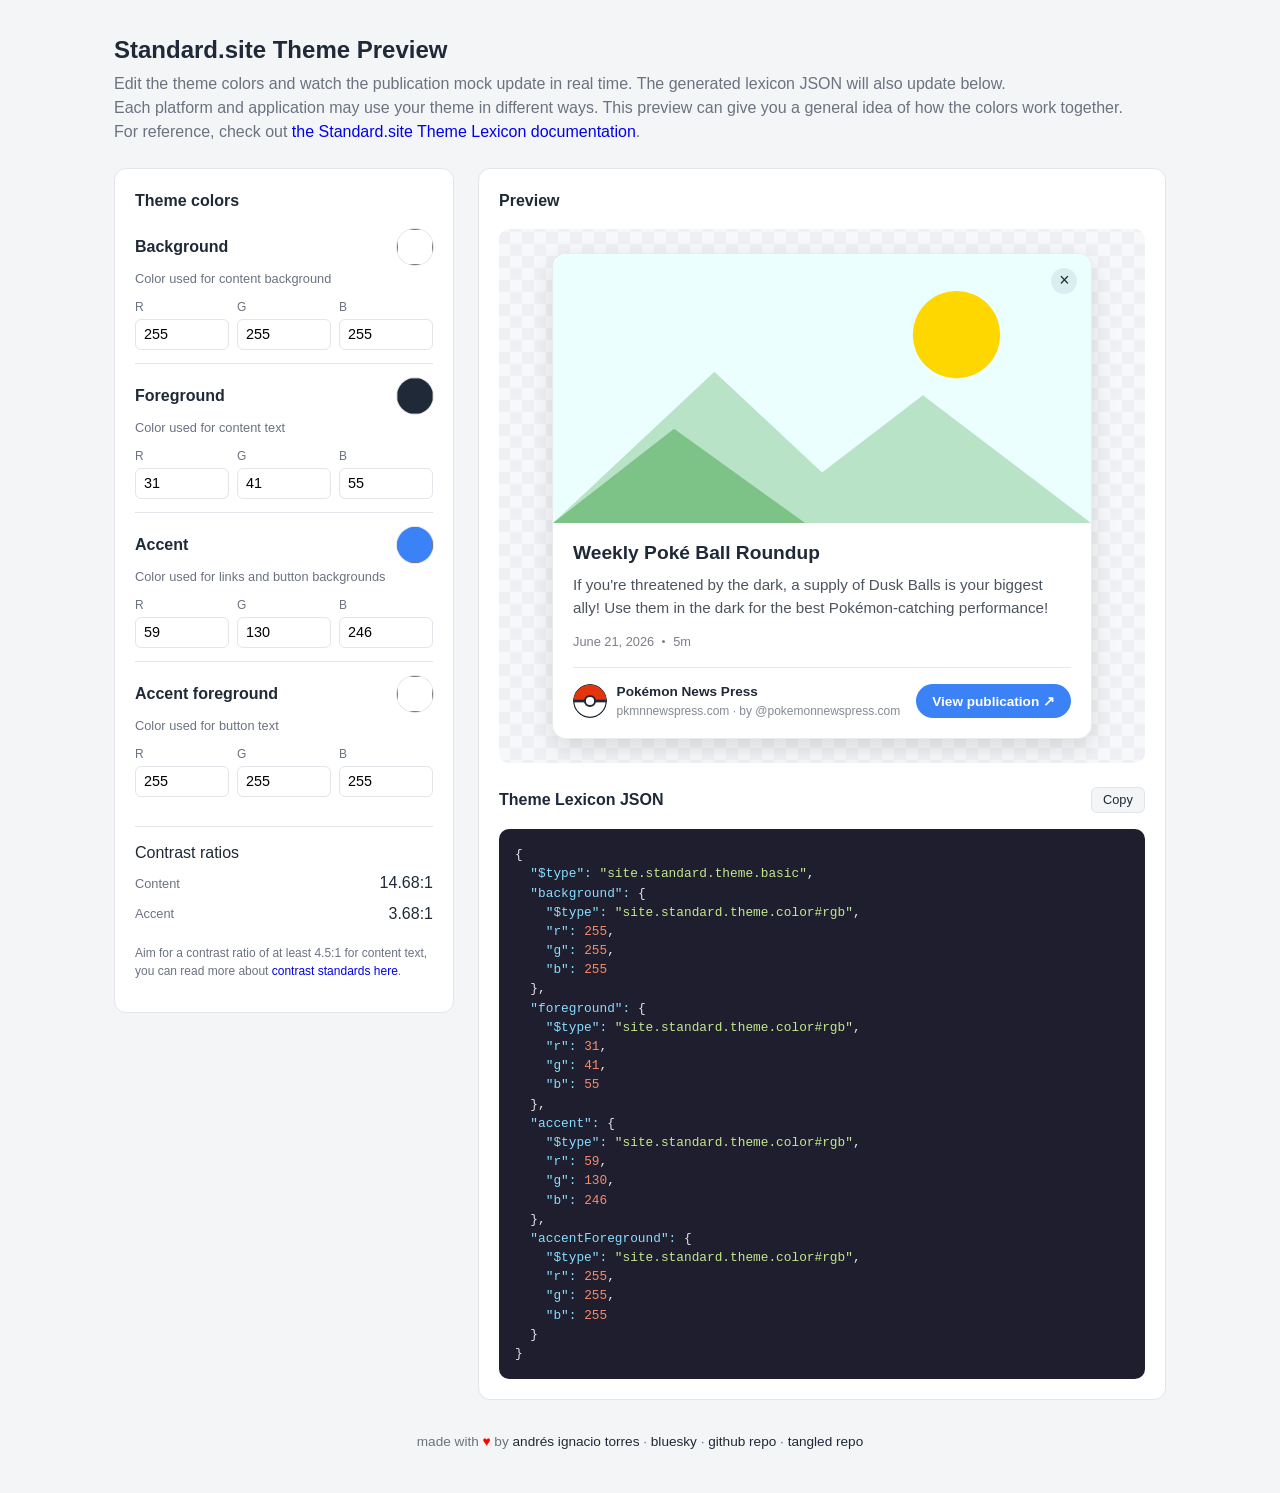
<file: index.html>
<!DOCTYPE html>
<html lang="en">
<head>
  <meta charset="UTF-8" />
  <meta name="viewport" content="width=device-width, initial-scale=1.0" />
  <title>Standard.site Theme Preview</title>
  <link rel="icon" href="data:image/svg+xml,<svg xmlns=%22http://www.w3.org/2000/svg%22 viewBox=%220 0 100 100%22><text y=%22.9em%22 font-size=%2290%22>🎨</text></svg>">
  <link rel="stylesheet" href="styles.css" />

  <!-- Meta tags -->
  <meta name="title" content="Standard.site Theme Preview" />
  <meta name="description" content="A small web application to preview Standard.site publication themes with live updates and JSON output." />
  <meta name="author" content="andrés ignacio torres" />
  <meta property="og:title" content="Standard.site Theme Preview" />
  <meta property="og:description" content="A small web application to preview Standard.site publication themes with live updates and JSON output." />
  <meta property="og:url" content="https://themepreview.aitorres.com" />
  <meta property="og:type" content="website" />
</head>
<body>
  <header class="app-header">
    <h1>Standard.site Theme Preview</h1>
    <p>
      Edit the theme colors and watch the publication mock update in real time. The generated lexicon JSON will also update below.
    </p>
    <p>
      Each platform and application may use your theme in different ways. This preview can give you a general idea of how the colors work together.
    </p>
    <p>
      For reference, check out <a href="https://standard.site/docs/lexicons/theme/" target="_blank" rel="noopener">the Standard.site Theme Lexicon documentation</a>.
    </p>
  </header>

  <main class="layout">
    <section class="panel" aria-label="Theme controls">
      <h2>Theme colors</h2>

      <div class="color-field" data-role="background">
        <div class="color-field-header">
          <label>Background</label>
          <input type="color" class="hex-input" aria-label="Background hex color" />
        </div>
        <p>Color used for content background</p>
        <div class="rgb-inputs">
          <label>R<input type="number" class="rgb-input" data-channel="r" min="0" max="255" /></label>
          <label>G<input type="number" class="rgb-input" data-channel="g" min="0" max="255" /></label>
          <label>B<input type="number" class="rgb-input" data-channel="b" min="0" max="255" /></label>
        </div>
      </div>

      <div class="color-field" data-role="foreground">
        <div class="color-field-header">
          <label>Foreground</label>
          <input type="color" class="hex-input" aria-label="Foreground hex color" />
        </div>
        <p>Color used for content text</p>
        <div class="rgb-inputs">
          <label>R<input type="number" class="rgb-input" data-channel="r" min="0" max="255" /></label>
          <label>G<input type="number" class="rgb-input" data-channel="g" min="0" max="255" /></label>
          <label>B<input type="number" class="rgb-input" data-channel="b" min="0" max="255" /></label>
        </div>
      </div>

      <div class="color-field" data-role="accent">
        <div class="color-field-header">
          <label>Accent</label>
          <input type="color" class="hex-input" aria-label="Accent hex color" />
        </div>
        <p>Color used for links and button backgrounds</p>
        <div class="rgb-inputs">
          <label>R<input type="number" class="rgb-input" data-channel="r" min="0" max="255" /></label>
          <label>G<input type="number" class="rgb-input" data-channel="g" min="0" max="255" /></label>
          <label>B<input type="number" class="rgb-input" data-channel="b" min="0" max="255" /></label>
        </div>
      </div>

      <div class="color-field" data-role="accentForeground">
        <div class="color-field-header">
          <label>Accent foreground</label>
          <input type="color" class="hex-input" aria-label="Accent foreground hex color" />
        </div>
        <p>Color used for button text</p>
        <div class="rgb-inputs">
          <label>R<input type="number" class="rgb-input" data-channel="r" min="0" max="255" /></label>
          <label>G<input type="number" class="rgb-input" data-channel="g" min="0" max="255" /></label>
          <label>B<input type="number" class="rgb-input" data-channel="b" min="0" max="255" /></label>
        </div>
      </div>

      <div class="contrast-summary" aria-label="Contrast ratios">
        <label>Contrast ratios</label>
        <div class="contrast-row">
          <span class="contrast-label">Content</span>
          <span class="contrast-value" id="contrast-content"></span>
        </div>
        <div class="contrast-row">
          <span class="contrast-label">Accent</span>
          <span class="contrast-value" id="contrast-accent"></span>
        </div>
        <p>Aim for a contrast ratio of at least 4.5:1 for content text, you can read more about <a href="https://www.w3.org/WAI/WCAG22/Understanding/contrast-minimum.html" target="_blank" rel="noopener noreferrer">contrast standards here</a>.</p>
      </div>
    </section>

    <section class="panel" aria-label="Live preview">
      <h2>Preview</h2>

      <div class="preview-stage">
        <article class="pub-card" id="preview-card">
          <button class="pub-card-close" type="button" aria-label="Dismiss">&times;</button>
          <div class="pub-card-image" aria-hidden="true">
            <svg viewBox="0 0 320 160" xmlns="http://www.w3.org/2000/svg" preserveAspectRatio="xMidYMid slice">
              <rect width="320" height="160" fill="color-mix(in srgb, cyan 8%, var(--bg))" />
              <circle cx="240" cy="48" r="26" fill="gold" />
              <path d="M0 160 L96 70 L160 130 L220 84 L320 160 Z" fill="color-mix(in srgb, green 22%, transparent)" />
              <path d="M0 160 L72 104 L150 160 Z" fill="color-mix(in srgb, green 32%, transparent)" />
            </svg>
          </div>
          <h3>Weekly Poké Ball Roundup</h3>
          <p class="pub-card-desc">
            If you're threatened by the dark, a supply of Dusk Balls is your biggest ally!
            Use them in the dark for the best Pokémon-catching performance!
          </p>
          <p class="pub-card-meta">
            <span>June 21, 2026</span>
            <span class="pub-card-dot" aria-hidden="true"></span>
            <span>5m</span>
          </p>
          <div class="pub-card-footer">
            <div class="pub-card-author">
              <span class="pub-card-avatar" aria-hidden="true">
                <svg viewBox="0 0 100 100" xmlns="http://www.w3.org/2000/svg">
                  <circle cx="50" cy="50" r="48" fill="#fff" stroke="#1f2937" stroke-width="4" />
                  <path d="M2 50 A48 48 0 0 1 98 50 Z" fill="#e3350d" />
                  <rect x="2" y="46" width="96" height="8" fill="#1f2937" />
                  <circle cx="50" cy="50" r="15" fill="#fff" stroke="#1f2937" stroke-width="6" />
                </svg>
              </span>
              <span class="pub-card-author-text">
                <span class="pub-card-author-name">Pokémon News Press</span>
                <span class="pub-card-author-sub">pkmnnewspress.com · by @pokemonnewspress.com</span>
              </span>
            </div>
            <button class="pub-card-view-button" type="button">View publication &nearr;</button>
          </div>
        </article>
      </div>

      <h2 class="json-heading">
        Theme Lexicon JSON
        <button class="copy-btn" id="copy-btn" type="button">Copy</button>
      </h2>
      <pre class="json-output" id="json-output"></pre>
    </section>
  </main>

  <footer class="app-footer">
    made with <span class="heart">&hearts;</span> by
    <a href="https://aitorres.com" title="andrés ignacio torres website">andrés ignacio torres</a>
    &middot;
    <a href="https://bsky.app/profile/andresitorresm.com" title="Bluesky profile">bluesky</a>
    &middot;
    <a href="https://github.com/andresitorresm/standard-site-theme-preview" title="GitHub repository">github repo</a>
    &middot;
    <a href="https://tangled.org/andresitorresm.com/standard-site-theme-preview" title="Tangled repository">tangled repo</a>
  </footer>

  <script src="app.js"></script>
</body>
</html>
</file>
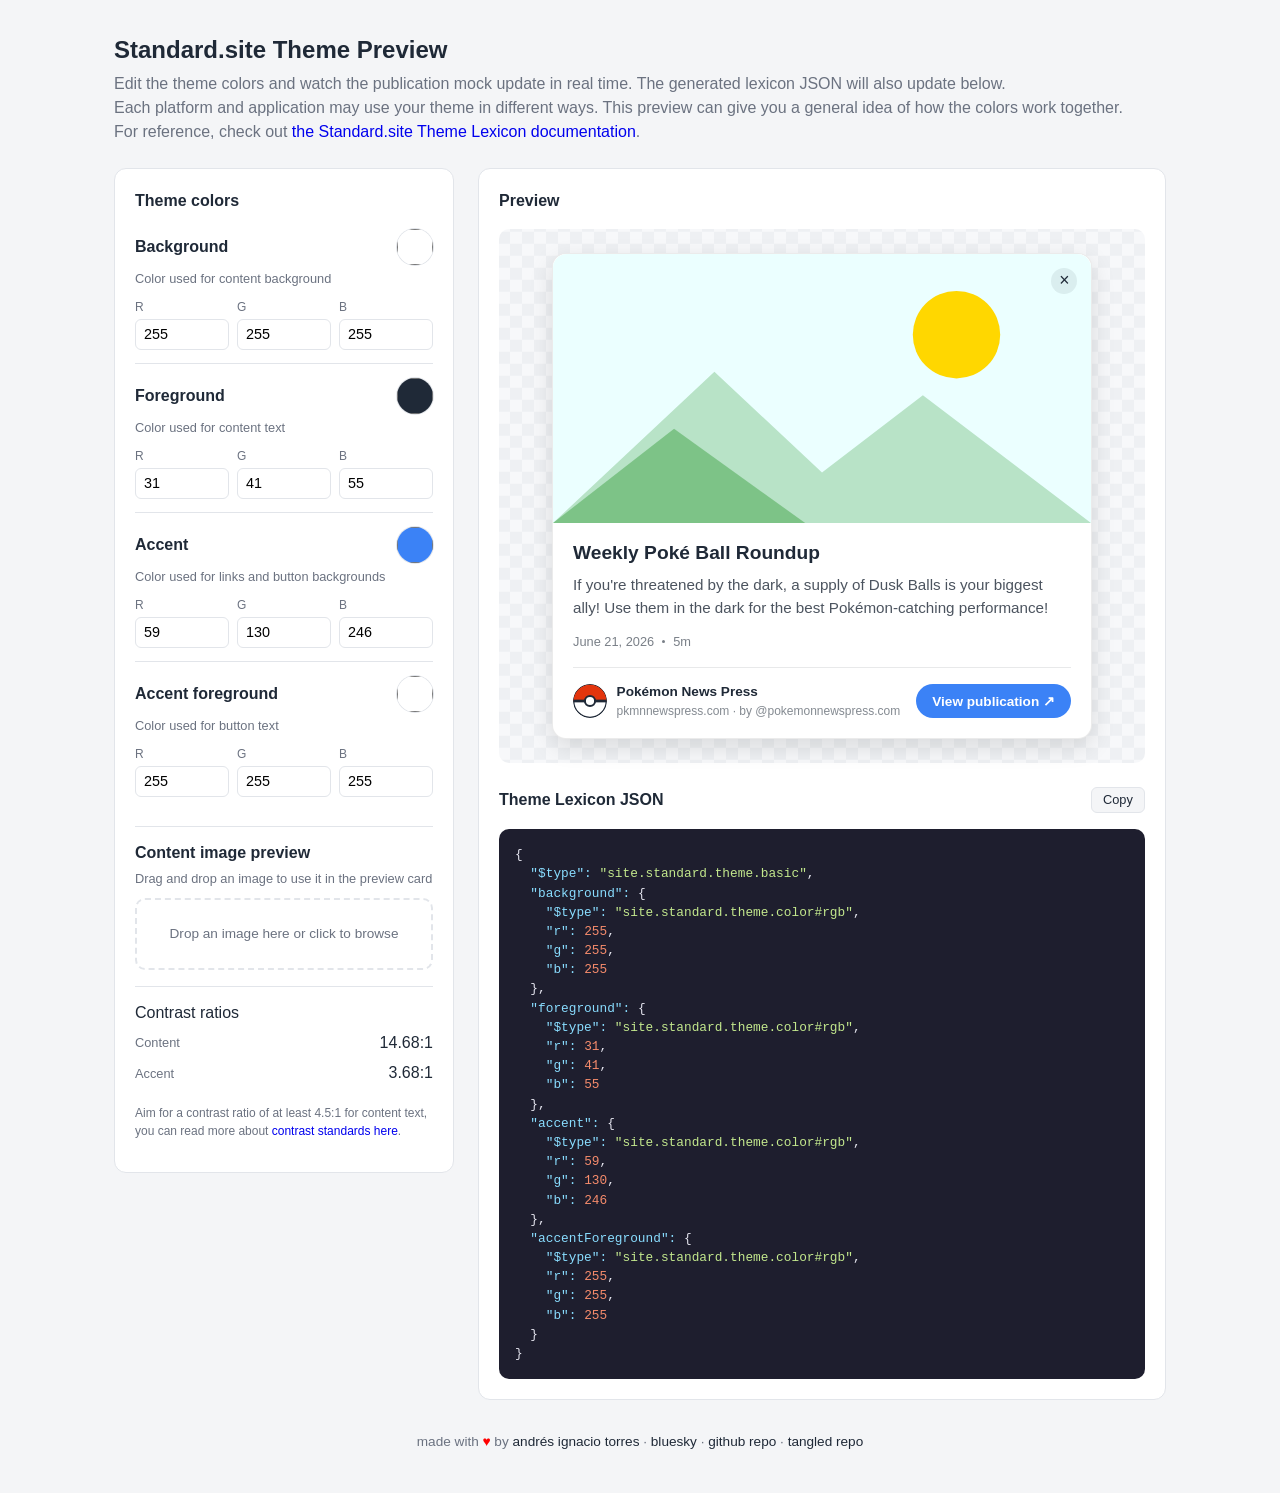
<file: src/index.html>
<!DOCTYPE html>
<html lang="en">
<head>
  <meta charset="UTF-8" />
  <meta name="viewport" content="width=device-width, initial-scale=1.0" />
  <title>Standard.site Theme Preview</title>
  <link rel="icon" href="data:image/svg+xml,<svg xmlns=%22http://www.w3.org/2000/svg%22 viewBox=%220 0 100 100%22><text y=%22.9em%22 font-size=%2290%22>🎨</text></svg>">
  <link rel="stylesheet" href="styles.css" />

  <!-- Meta tags -->
  <meta name="title" content="Standard.site Theme Preview" />
  <meta name="description" content="A small web application to preview Standard.site publication themes with live updates and JSON output." />
  <meta name="author" content="andrés ignacio torres" />
  <meta property="og:title" content="Standard.site Theme Preview" />
  <meta property="og:description" content="A small web application to preview Standard.site publication themes with live updates and JSON output." />
  <meta property="og:url" content="https://themepreview.aitorres.com" />
  <meta property="og:type" content="website" />
</head>
<body>
  <header class="app-header">
    <h1>Standard.site Theme Preview</h1>
    <p>
      Edit the theme colors and watch the publication mock update in real time. The generated lexicon JSON will also update below.
    </p>
    <p>
      Each platform and application may use your theme in different ways. This preview can give you a general idea of how the colors work together.
    </p>
    <p>
      For reference, check out <a href="https://standard.site/docs/lexicons/theme/" target="_blank" rel="noopener">the Standard.site Theme Lexicon documentation</a>.
    </p>
  </header>

  <main class="layout">
    <section class="panel" aria-label="Theme controls">
      <h2>Theme colors</h2>

      <div class="color-field" data-role="background">
        <div class="color-field-header">
          <label>Background</label>
          <input type="color" class="hex-input" aria-label="Background hex color" />
        </div>
        <p>Color used for content background</p>
        <div class="rgb-inputs">
          <label>R<input type="number" class="rgb-input" data-channel="r" min="0" max="255" /></label>
          <label>G<input type="number" class="rgb-input" data-channel="g" min="0" max="255" /></label>
          <label>B<input type="number" class="rgb-input" data-channel="b" min="0" max="255" /></label>
        </div>
      </div>

      <div class="color-field" data-role="foreground">
        <div class="color-field-header">
          <label>Foreground</label>
          <input type="color" class="hex-input" aria-label="Foreground hex color" />
        </div>
        <p>Color used for content text</p>
        <div class="rgb-inputs">
          <label>R<input type="number" class="rgb-input" data-channel="r" min="0" max="255" /></label>
          <label>G<input type="number" class="rgb-input" data-channel="g" min="0" max="255" /></label>
          <label>B<input type="number" class="rgb-input" data-channel="b" min="0" max="255" /></label>
        </div>
      </div>

      <div class="color-field" data-role="accent">
        <div class="color-field-header">
          <label>Accent</label>
          <input type="color" class="hex-input" aria-label="Accent hex color" />
        </div>
        <p>Color used for links and button backgrounds</p>
        <div class="rgb-inputs">
          <label>R<input type="number" class="rgb-input" data-channel="r" min="0" max="255" /></label>
          <label>G<input type="number" class="rgb-input" data-channel="g" min="0" max="255" /></label>
          <label>B<input type="number" class="rgb-input" data-channel="b" min="0" max="255" /></label>
        </div>
      </div>

      <div class="color-field" data-role="accentForeground">
        <div class="color-field-header">
          <label>Accent foreground</label>
          <input type="color" class="hex-input" aria-label="Accent foreground hex color" />
        </div>
        <p>Color used for button text</p>
        <div class="rgb-inputs">
          <label>R<input type="number" class="rgb-input" data-channel="r" min="0" max="255" /></label>
          <label>G<input type="number" class="rgb-input" data-channel="g" min="0" max="255" /></label>
          <label>B<input type="number" class="rgb-input" data-channel="b" min="0" max="255" /></label>
        </div>
      </div>

      <div class="image-field">
        <label>Content image preview</label>
        <p>Drag and drop an image to use it in the preview card</p>
        <div class="image-dropzone" id="image-dropzone" tabindex="0" role="button" aria-label="Upload content image">
          <input type="file" id="image-input" accept="image/*" hidden />
          <span class="image-dropzone-text">Drop an image here or click to browse</span>
        </div>
        <button class="image-remove-btn" id="image-remove-btn" type="button" hidden>Remove image</button>
      </div>

      <div class="contrast-summary" aria-label="Contrast ratios">
        <label>Contrast ratios</label>
        <div class="contrast-row">
          <span class="contrast-label">Content</span>
          <span class="contrast-value" id="contrast-content"></span>
        </div>
        <div class="contrast-row">
          <span class="contrast-label">Accent</span>
          <span class="contrast-value" id="contrast-accent"></span>
        </div>
        <p>Aim for a contrast ratio of at least 4.5:1 for content text, you can read more about <a href="https://www.w3.org/WAI/WCAG22/Understanding/contrast-minimum.html" target="_blank" rel="noopener noreferrer">contrast standards here</a>.</p>
      </div>
    </section>

    <section class="panel" aria-label="Live preview">
      <h2>Preview</h2>

      <div class="preview-stage">
        <article class="pub-card" id="preview-card">
          <button class="pub-card-close" type="button" aria-label="Dismiss">&times;</button>
          <div class="pub-card-image" aria-hidden="true">
            <svg viewBox="0 0 320 160" xmlns="http://www.w3.org/2000/svg" preserveAspectRatio="xMidYMid slice">
              <rect width="320" height="160" fill="color-mix(in srgb, cyan 8%, var(--bg))" />
              <circle cx="240" cy="48" r="26" fill="gold" />
              <path d="M0 160 L96 70 L160 130 L220 84 L320 160 Z" fill="color-mix(in srgb, green 22%, transparent)" />
              <path d="M0 160 L72 104 L150 160 Z" fill="color-mix(in srgb, green 32%, transparent)" />
            </svg>
            <img class="pub-card-photo" id="pub-card-photo" alt="" hidden />
          </div>
          <h3>Weekly Poké Ball Roundup</h3>
          <p class="pub-card-desc">
            If you're threatened by the dark, a supply of Dusk Balls is your biggest ally!
            Use them in the dark for the best Pokémon-catching performance!
          </p>
          <p class="pub-card-meta">
            <span>June 21, 2026</span>
            <span class="pub-card-dot" aria-hidden="true"></span>
            <span>5m</span>
          </p>
          <div class="pub-card-footer">
            <div class="pub-card-author">
              <span class="pub-card-avatar" aria-hidden="true">
                <svg viewBox="0 0 100 100" xmlns="http://www.w3.org/2000/svg">
                  <circle cx="50" cy="50" r="48" fill="#fff" stroke="#1f2937" stroke-width="4" />
                  <path d="M2 50 A48 48 0 0 1 98 50 Z" fill="#e3350d" />
                  <rect x="2" y="46" width="96" height="8" fill="#1f2937" />
                  <circle cx="50" cy="50" r="15" fill="#fff" stroke="#1f2937" stroke-width="6" />
                </svg>
              </span>
              <span class="pub-card-author-text">
                <span class="pub-card-author-name">Pokémon News Press</span>
                <span class="pub-card-author-sub">pkmnnewspress.com · by @pokemonnewspress.com</span>
              </span>
            </div>
            <button class="pub-card-view-button" type="button">View publication &nearr;</button>
          </div>
        </article>
      </div>

      <h2 class="json-heading">
        Theme Lexicon JSON
        <button class="copy-btn" id="copy-btn" type="button">Copy</button>
      </h2>
      <pre class="json-output" id="json-output"></pre>
    </section>
  </main>

  <footer class="app-footer">
    made with <span class="heart">&hearts;</span> by
    <a href="https://aitorres.com" title="andrés ignacio torres website">andrés ignacio torres</a>
    &middot;
    <a href="https://bsky.app/profile/andresitorresm.com" title="Bluesky profile">bluesky</a>
    &middot;
    <a href="https://github.com/aitorres/standard-site-theme-preview" title="GitHub repository">github repo</a>
    &middot;
    <a href="https://tangled.org/andresitorresm.com/standard-site-theme-preview" title="Tangled repository">tangled repo</a>
  </footer>

  <script src="app.js"></script>
</body>
</html>
</file>
<file: styles.css>
:root {
  --bg: #ffffff;
  --fg: #1f2937;
  --accent: #3b82f6;
  --accent-fg: #ffffff;

  --ui-bg: #f4f5f7;
  --ui-panel: #ffffff;
  --ui-border: #e2e5ea;
  --ui-text: #1f2937;
  --ui-muted: #6b7280;
}

* {
  box-sizing: border-box;
}

* a {
  text-decoration: none;
}

body {
  margin: 0;
  font-family: Helvetica, Verdana, Arial, sans-serif;
  background: var(--ui-bg);
  color: var(--ui-text);
  line-height: 1.5;
}

.app-header {
  max-width: 1100px;
  margin: 0 auto;
  padding: 2rem clamp(1rem, 4vw, 1.5rem) 0;
}

.app-header h1 {
  margin: 0 0 0.25rem;
  font-size: 1.5rem;
}

.app-header p {
  margin: 0;
  color: var(--ui-muted);
}

.layout {
  max-width: 1100px;
  margin: 0 auto;
  padding: clamp(1rem, 4vw, 1.5rem);
  display: grid;
  grid-template-columns: minmax(260px, 340px) 1fr;
  gap: clamp(1rem, 3vw, 1.5rem);
  align-items: start;
}

.panel {
  background: var(--ui-panel);
  border: 1px solid var(--ui-border);
  border-radius: 12px;
  padding: 1.25rem;
}

.panel h2 {
  margin: 0 0 1rem;
  font-size: 1rem;
}

.heart {
  color: red;
}

/* Controls */
.color-field {
  padding: 0.85rem 0;
  border-top: 1px solid var(--ui-border);
}

.color-field:first-of-type {
  border-top: none;
  padding-top: 0;
}

.color-field-header {
  display: flex;
  align-items: center;
  justify-content: space-between;
  gap: 0.75rem;
}

.color-field-header label {
  font-weight: 600;
}

.color-field-header input[type="color"] {
  width: 36px;
  height: 36px;
  padding: 0;
  border: none;
  border-radius: 50%;
  background: none;
  cursor: pointer;
  box-shadow: 0 0 0 1px var(--ui-border);
}

.color-field-header input[type="color"]::-webkit-color-swatch-wrapper,
.color-field-header input[type="color"]::-webkit-color-swatch-wrapper:focus {
  padding: 0;
  border-radius: 0;
  border: none;
  border-color: transparent;
  outline: none;
  box-shadow: none;
}

.color-field-header input[type="color"]::-webkit-color-swatch,
.color-field-header input[type="color"]::-moz-color-swatch {
  border: none;
  border-radius: 50%;
}

.color-field p {
  margin: 0.25rem 0 0.6rem;
  font-size: 0.8rem;
  color: var(--ui-muted);
}

.rgb-inputs {
  display: grid;
  grid-template-columns: repeat(3, 1fr);
  gap: 0.5rem;
}

.rgb-inputs label {
  display: flex;
  flex-direction: column;
  min-width: 0;
  font-size: 0.75rem;
  color: var(--ui-muted);
  gap: 0.2rem;
}

.rgb-inputs input {
  width: 100%;
  padding: 0.4rem 0.5rem;
  border: 1px solid var(--ui-border);
  border-radius: 6px;
  font-size: 0.9rem;
}

.contrast-summary {
  margin-top: 1rem;
  padding-top: 0.85rem;
  border-top: 1px solid var(--ui-border);
  display: grid;
  gap: 0.4rem;
}

.contrast-row {
  display: flex;
  align-items: center;
  justify-content: space-between;
  gap: 0.75rem;
}

.contrast-label {
  font-size: 0.8rem;
  color: var(--ui-muted);
}

.contrast-value {
  font-weight: 500;
  font-variant-numeric: tabular-nums;
}

.contrast-summary p {
  font-size: 0.75rem;
  color: var(--ui-muted);
}

/* Preview column */
.preview-stage {
  display: flex;
  justify-content: center;
  padding: clamp(0.75rem, 4vw, 1.5rem);
  background: repeating-conic-gradient(#eef0f3 0% 25%, #f7f8fa 0% 50%) 50% / 24px
    24px;
  border-radius: 10px;
}

/* Publication card */
.pub-card {
  position: relative;
  width: 100%;
  max-width: 540px;
  background: var(--bg);
  color: var(--fg);
  border: 1px solid rgba(0, 0, 0, 0.08);
  border-radius: 14px;
  padding: 1.1rem 1.25rem;
  box-shadow: 0 8px 24px rgba(0, 0, 0, 0.12);
}

.pub-card-close {
  position: absolute;
  top: 0.85rem;
  right: 0.85rem;
  width: 26px;
  height: 26px;
  border: none;
  border-radius: 50%;
  background: color-mix(in srgb, var(--fg) 8%, transparent);
  color: var(--fg);
  font-size: 1.1rem;
  line-height: 1;
  cursor: pointer;
}

.pub-card-image {
  margin: -1.1rem -1.25rem 1rem;
  border-radius: 14px 14px 0 0;
  overflow: hidden;
  background: var(--bg);
  color: var(--fg);
}

.pub-card-image svg {
  display: block;
  width: 100%;
  height: auto;
}

.pub-card h3 {
  margin: 0 1.5rem 0.4rem 0;
  font-size: 1.2rem;
}

.pub-card-desc {
  margin: 0 0 0.75rem;
  font-size: 0.95rem;
  color: color-mix(in srgb, var(--fg) 80%, transparent);
}

.pub-card-meta {
  display: flex;
  align-items: center;
  gap: 0.5rem;
  margin: 0 0 1rem;
  font-size: 0.8rem;
  color: color-mix(in srgb, var(--fg) 60%, transparent);
}

.pub-card-dot {
  width: 3px;
  height: 3px;
  border-radius: 50%;
  background: currentColor;
}

.pub-card-footer {
  display: flex;
  align-items: center;
  justify-content: space-between;
  gap: 0.75rem;
  border-top: 1px solid color-mix(in srgb, var(--fg) 10%, transparent);
  padding-top: 0.85rem;
}

.pub-card-author {
  display: flex;
  align-items: center;
  gap: 0.6rem;
  min-width: 0;
}

.pub-card-avatar {
  flex: none;
  width: 34px;
  height: 34px;
  border-radius: 50%;
  overflow: hidden;
}

.pub-card-avatar svg {
  display: block;
  width: 100%;
  height: 100%;
}

.pub-card-author-text {
  display: flex;
  flex-direction: column;
  min-width: 0;
}

.pub-card-author-name {
  font-size: 0.85rem;
  font-weight: 600;
  white-space: nowrap;
  overflow: hidden;
  text-overflow: ellipsis;
}

.pub-card-author-sub {
  font-size: 0.75rem;
  color: color-mix(in srgb, var(--fg) 55%, transparent);
  white-space: nowrap;
  overflow: hidden;
  text-overflow: ellipsis;
}

.pub-card-view-button {
  flex: none;
  border: none;
  border-radius: 999px;
  padding: 0.55rem 1rem;
  background: var(--accent);
  color: var(--accent-fg);
  font-size: 0.85rem;
  font-weight: 600;
  cursor: pointer;
}

/* JSON output */
.json-heading {
  display: flex;
  align-items: center;
  justify-content: space-between;
  margin-top: 1.5rem !important;
}

.copy-btn {
  border: 1px solid var(--ui-border);
  background: var(--ui-bg);
  color: var(--ui-text);
  border-radius: 6px;
  padding: 0.3rem 0.7rem;
  font-size: 0.8rem;
  cursor: pointer;
}

.copy-btn.is-copied {
  background: #def7e5;
  border-color: #9ae0b1;
  color: #1f7a3d;
}

.json-output {
  margin: 0;
  padding: 1rem;
  background: #1e1e2e;
  color: #e6e6f0;
  border-radius: 10px;
  font-size: 0.8rem;
  overflow: auto;
}

.json-output .tok-key {
  color: #89ddff;
}

.json-output .tok-str {
  color: #c3e88d;
}

.json-output .tok-num {
  color: #f78c6c;
}

.json-output .tok-bool {
  color: #c792ea;
}

.json-output .tok-null {
  color: #ff5370;
}

.app-footer {
  max-width: 1100px;
  margin: 0 auto;
  padding: 0.5rem clamp(1rem, 4vw, 1.5rem) 2.5rem;
  text-align: center;
  font-size: 0.85rem;
  color: var(--ui-muted);
}

.app-footer a {
  color: var(--ui-text);
}

/* Responsiveness */
@media (max-width: 720px) {
  .layout {
    grid-template-columns: 1fr;
  }

  .app-header h1 {
    font-size: 1.3rem;
  }
}

@media (max-width: 420px) {
  .pub-card-footer {
    flex-direction: column;
    align-items: stretch;
    gap: 0.85rem;
  }

  .pub-card-view-button {
    width: 100%;
    text-align: center;
  }
}
</file>
<file: src/styles.css>
:root {
  --bg: #ffffff;
  --fg: #1f2937;
  --accent: #3b82f6;
  --accent-fg: #ffffff;

  --ui-bg: #f4f5f7;
  --ui-panel: #ffffff;
  --ui-border: #e2e5ea;
  --ui-text: #1f2937;
  --ui-muted: #6b7280;
}

* {
  box-sizing: border-box;
}

* a {
  text-decoration: none;
}

body {
  margin: 0;
  font-family: Helvetica, Verdana, Arial, sans-serif;
  background: var(--ui-bg);
  color: var(--ui-text);
  line-height: 1.5;
}

.app-header {
  max-width: 1100px;
  margin: 0 auto;
  padding: 2rem clamp(1rem, 4vw, 1.5rem) 0;
}

.app-header h1 {
  margin: 0 0 0.25rem;
  font-size: 1.5rem;
}

.app-header p {
  margin: 0;
  color: var(--ui-muted);
}

.layout {
  max-width: 1100px;
  margin: 0 auto;
  padding: clamp(1rem, 4vw, 1.5rem);
  display: grid;
  grid-template-columns: minmax(260px, 340px) 1fr;
  gap: clamp(1rem, 3vw, 1.5rem);
  align-items: start;
}

.panel {
  background: var(--ui-panel);
  border: 1px solid var(--ui-border);
  border-radius: 12px;
  padding: 1.25rem;
}

.panel h2 {
  margin: 0 0 1rem;
  font-size: 1rem;
}

.heart {
  color: red;
}

/* Controls */
.color-field {
  padding: 0.85rem 0;
  border-top: 1px solid var(--ui-border);
}

.color-field:first-of-type {
  border-top: none;
  padding-top: 0;
}

.color-field-header {
  display: flex;
  align-items: center;
  justify-content: space-between;
  gap: 0.75rem;
}

.color-field-header label {
  font-weight: 600;
}

.color-field-header input[type="color"] {
  width: 36px;
  height: 36px;
  padding: 0;
  border: none;
  border-radius: 50%;
  background: none;
  cursor: pointer;
  box-shadow: 0 0 0 1px var(--ui-border);
}

.color-field-header input[type="color"]::-webkit-color-swatch-wrapper,
.color-field-header input[type="color"]::-webkit-color-swatch-wrapper:focus {
  padding: 0;
  border-radius: 0;
  border: none;
  border-color: transparent;
  outline: none;
  box-shadow: none;
}

.color-field-header input[type="color"]::-webkit-color-swatch,
.color-field-header input[type="color"]::-moz-color-swatch {
  border: none;
  border-radius: 50%;
}

.color-field p {
  margin: 0.25rem 0 0.6rem;
  font-size: 0.8rem;
  color: var(--ui-muted);
}

.rgb-inputs {
  display: grid;
  grid-template-columns: repeat(3, 1fr);
  gap: 0.5rem;
}

.rgb-inputs label {
  display: flex;
  flex-direction: column;
  min-width: 0;
  font-size: 0.75rem;
  color: var(--ui-muted);
  gap: 0.2rem;
}

.rgb-inputs input {
  width: 100%;
  padding: 0.4rem 0.5rem;
  border: 1px solid var(--ui-border);
  border-radius: 6px;
  font-size: 0.9rem;
}

.contrast-summary {
  margin-top: 1rem;
  padding-top: 0.85rem;
  border-top: 1px solid var(--ui-border);
  display: grid;
  gap: 0.4rem;
}

.contrast-row {
  display: flex;
  align-items: center;
  justify-content: space-between;
  gap: 0.75rem;
}

.contrast-label {
  font-size: 0.8rem;
  color: var(--ui-muted);
}

.contrast-value {
  font-weight: 500;
  font-variant-numeric: tabular-nums;
}

.contrast-summary p {
  font-size: 0.75rem;
  color: var(--ui-muted);
}

.image-field {
  margin-top: 1rem;
  padding-top: 0.85rem;
  border-top: 1px solid var(--ui-border);
}

.image-field label {
  font-weight: 600;
}

.image-field p {
  margin: 0.25rem 0 0.6rem;
  font-size: 0.8rem;
  color: var(--ui-muted);
}

.image-dropzone {
  display: flex;
  align-items: center;
  justify-content: center;
  padding: 1.5rem 1rem;
  text-align: center;
  border: 2px dashed var(--ui-border);
  border-radius: 10px;
  color: var(--ui-muted);
  font-size: 0.85rem;
  cursor: pointer;
  transition: border-color 0.15s ease, background 0.15s ease;
}

.image-dropzone:hover,
.image-dropzone:focus-visible {
  border-color: var(--accent, #3b82f6);
  outline: none;
}

.image-dropzone.is-dragover {
  border-color: var(--accent, #3b82f6);
  background: color-mix(in srgb, #3b82f6 8%, transparent);
}

.image-remove-btn {
  margin-top: 0.6rem;
  padding: 0.4rem 0.75rem;
  border: 1px solid var(--ui-border);
  border-radius: 6px;
  background: none;
  color: var(--ui-muted);
  font-size: 0.8rem;
  cursor: pointer;
}

.image-remove-btn:hover {
  color: var(--fg);
}

.pub-card-photo {
  display: block;
  width: 100%;
  height: auto;
}

/* Preview column */
.preview-stage {
  display: flex;
  justify-content: center;
  padding: clamp(0.75rem, 4vw, 1.5rem);
  background: repeating-conic-gradient(#eef0f3 0% 25%, #f7f8fa 0% 50%) 50% / 24px
    24px;
  border-radius: 10px;
}

/* Publication card */
.pub-card {
  position: relative;
  width: 100%;
  max-width: 540px;
  background: var(--bg);
  color: var(--fg);
  border: 1px solid rgba(0, 0, 0, 0.08);
  border-radius: 14px;
  padding: 1.1rem 1.25rem;
  box-shadow: 0 8px 24px rgba(0, 0, 0, 0.12);
}

.pub-card-close {
  position: absolute;
  top: 0.85rem;
  right: 0.85rem;
  width: 26px;
  height: 26px;
  border: none;
  border-radius: 50%;
  background: color-mix(in srgb, var(--fg) 8%, transparent);
  color: var(--fg);
  font-size: 1.1rem;
  line-height: 1;
  cursor: pointer;
}

.pub-card-image {
  margin: -1.1rem -1.25rem 1rem;
  border-radius: 14px 14px 0 0;
  overflow: hidden;
  background: var(--bg);
  color: var(--fg);
}

.pub-card-image svg {
  display: block;
  width: 100%;
  height: auto;
}

.pub-card h3 {
  margin: 0 1.5rem 0.4rem 0;
  font-size: 1.2rem;
}

.pub-card-desc {
  margin: 0 0 0.75rem;
  font-size: 0.95rem;
  color: color-mix(in srgb, var(--fg) 80%, transparent);
}

.pub-card-meta {
  display: flex;
  align-items: center;
  gap: 0.5rem;
  margin: 0 0 1rem;
  font-size: 0.8rem;
  color: color-mix(in srgb, var(--fg) 60%, transparent);
}

.pub-card-dot {
  width: 3px;
  height: 3px;
  border-radius: 50%;
  background: currentColor;
}

.pub-card-footer {
  display: flex;
  align-items: center;
  justify-content: space-between;
  gap: 0.75rem;
  border-top: 1px solid color-mix(in srgb, var(--fg) 10%, transparent);
  padding-top: 0.85rem;
}

.pub-card-author {
  display: flex;
  align-items: center;
  gap: 0.6rem;
  min-width: 0;
}

.pub-card-avatar {
  flex: none;
  width: 34px;
  height: 34px;
  border-radius: 50%;
  overflow: hidden;
}

.pub-card-avatar svg {
  display: block;
  width: 100%;
  height: 100%;
}

.pub-card-author-text {
  display: flex;
  flex-direction: column;
  min-width: 0;
}

.pub-card-author-name {
  font-size: 0.85rem;
  font-weight: 600;
  white-space: nowrap;
  overflow: hidden;
  text-overflow: ellipsis;
}

.pub-card-author-sub {
  font-size: 0.75rem;
  color: color-mix(in srgb, var(--fg) 55%, transparent);
  white-space: nowrap;
  overflow: hidden;
  text-overflow: ellipsis;
}

.pub-card-view-button {
  flex: none;
  border: none;
  border-radius: 999px;
  padding: 0.55rem 1rem;
  background: var(--accent);
  color: var(--accent-fg);
  font-size: 0.85rem;
  font-weight: 600;
  cursor: pointer;
}

/* JSON output */
.json-heading {
  display: flex;
  align-items: center;
  justify-content: space-between;
  margin-top: 1.5rem !important;
}

.copy-btn {
  border: 1px solid var(--ui-border);
  background: var(--ui-bg);
  color: var(--ui-text);
  border-radius: 6px;
  padding: 0.3rem 0.7rem;
  font-size: 0.8rem;
  cursor: pointer;
}

.copy-btn.is-copied {
  background: #def7e5;
  border-color: #9ae0b1;
  color: #1f7a3d;
}

.json-output {
  margin: 0;
  padding: 1rem;
  background: #1e1e2e;
  color: #e6e6f0;
  border-radius: 10px;
  font-size: 0.8rem;
  overflow: auto;
}

.json-output .tok-key {
  color: #89ddff;
}

.json-output .tok-str {
  color: #c3e88d;
}

.json-output .tok-num {
  color: #f78c6c;
}

.json-output .tok-bool {
  color: #c792ea;
}

.json-output .tok-null {
  color: #ff5370;
}

.app-footer {
  max-width: 1100px;
  margin: 0 auto;
  padding: 0.5rem clamp(1rem, 4vw, 1.5rem) 2.5rem;
  text-align: center;
  font-size: 0.85rem;
  color: var(--ui-muted);
}

.app-footer a {
  color: var(--ui-text);
}

/* Responsiveness */
@media (max-width: 720px) {
  .layout {
    grid-template-columns: 1fr;
  }

  .app-header h1 {
    font-size: 1.3rem;
  }
}

@media (max-width: 420px) {
  .pub-card-footer {
    flex-direction: column;
    align-items: stretch;
    gap: 0.85rem;
  }

  .pub-card-view-button {
    width: 100%;
    text-align: center;
  }
}
</file>
